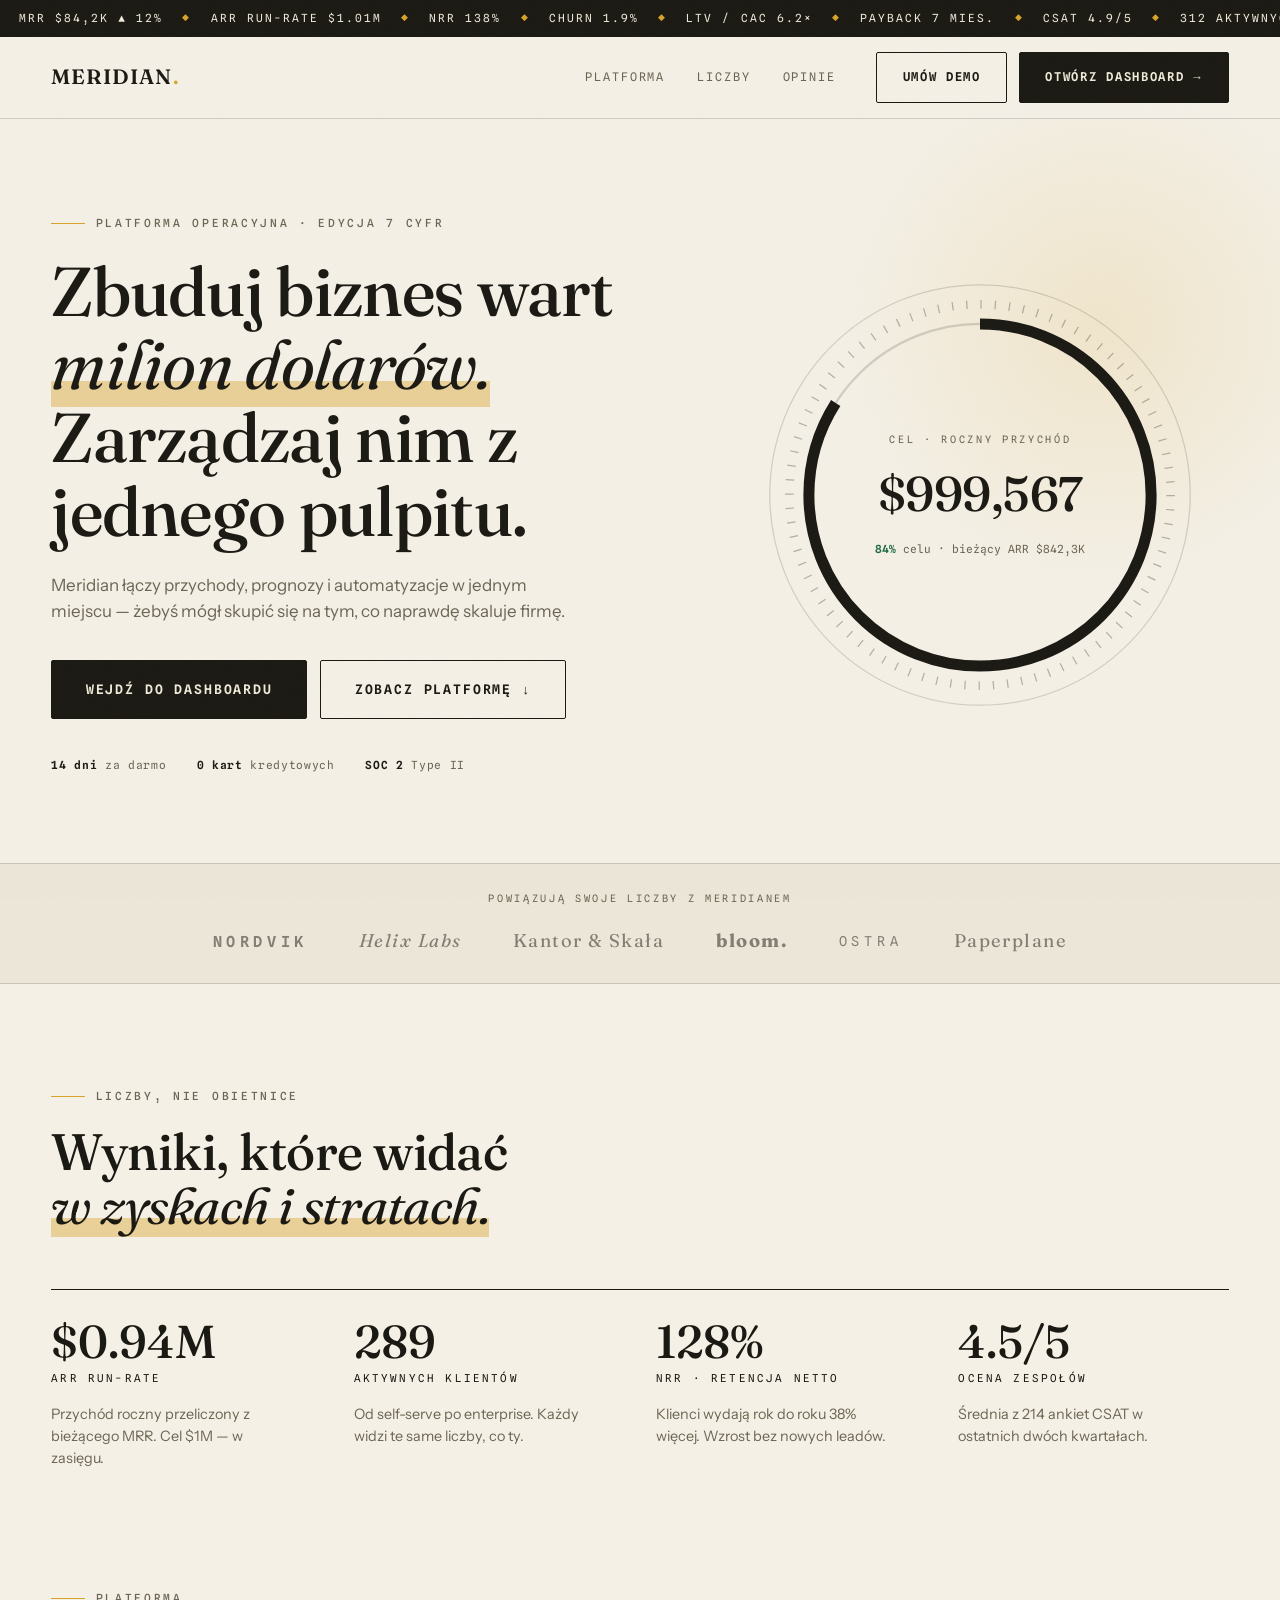
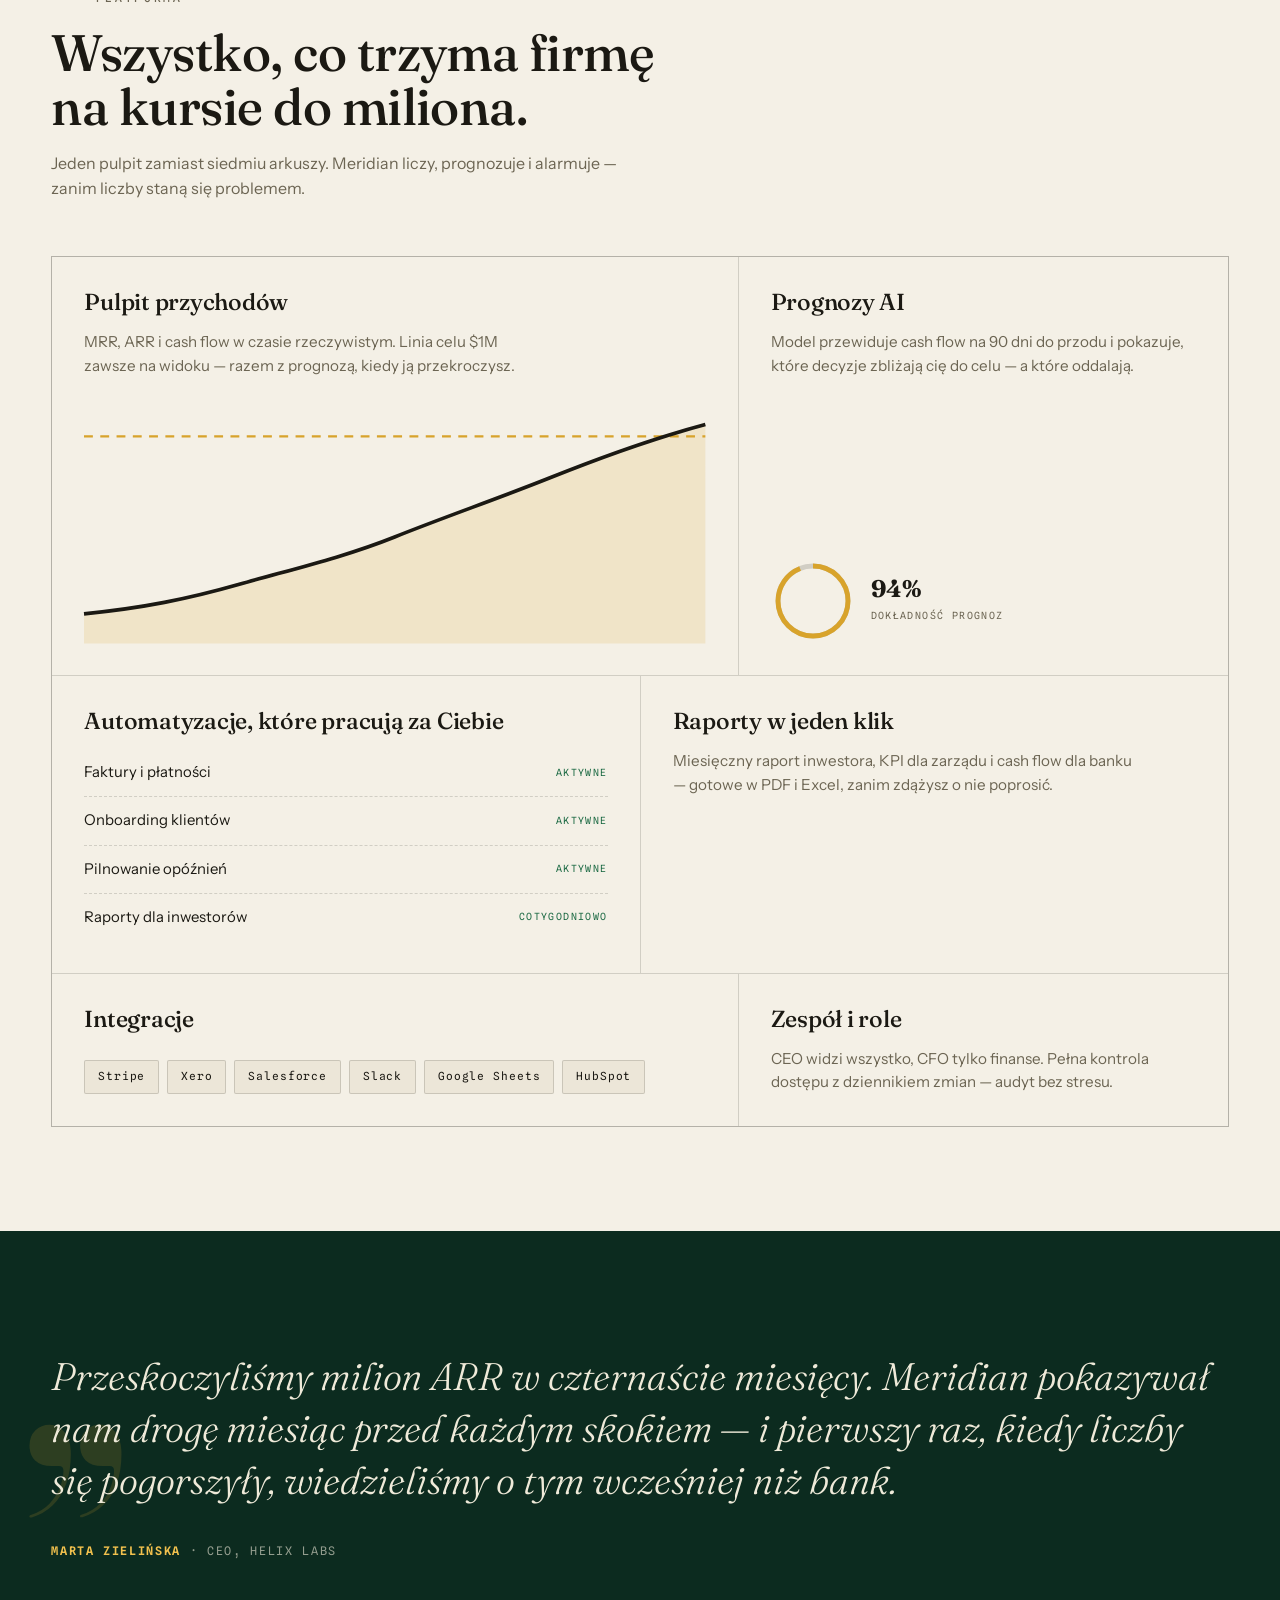
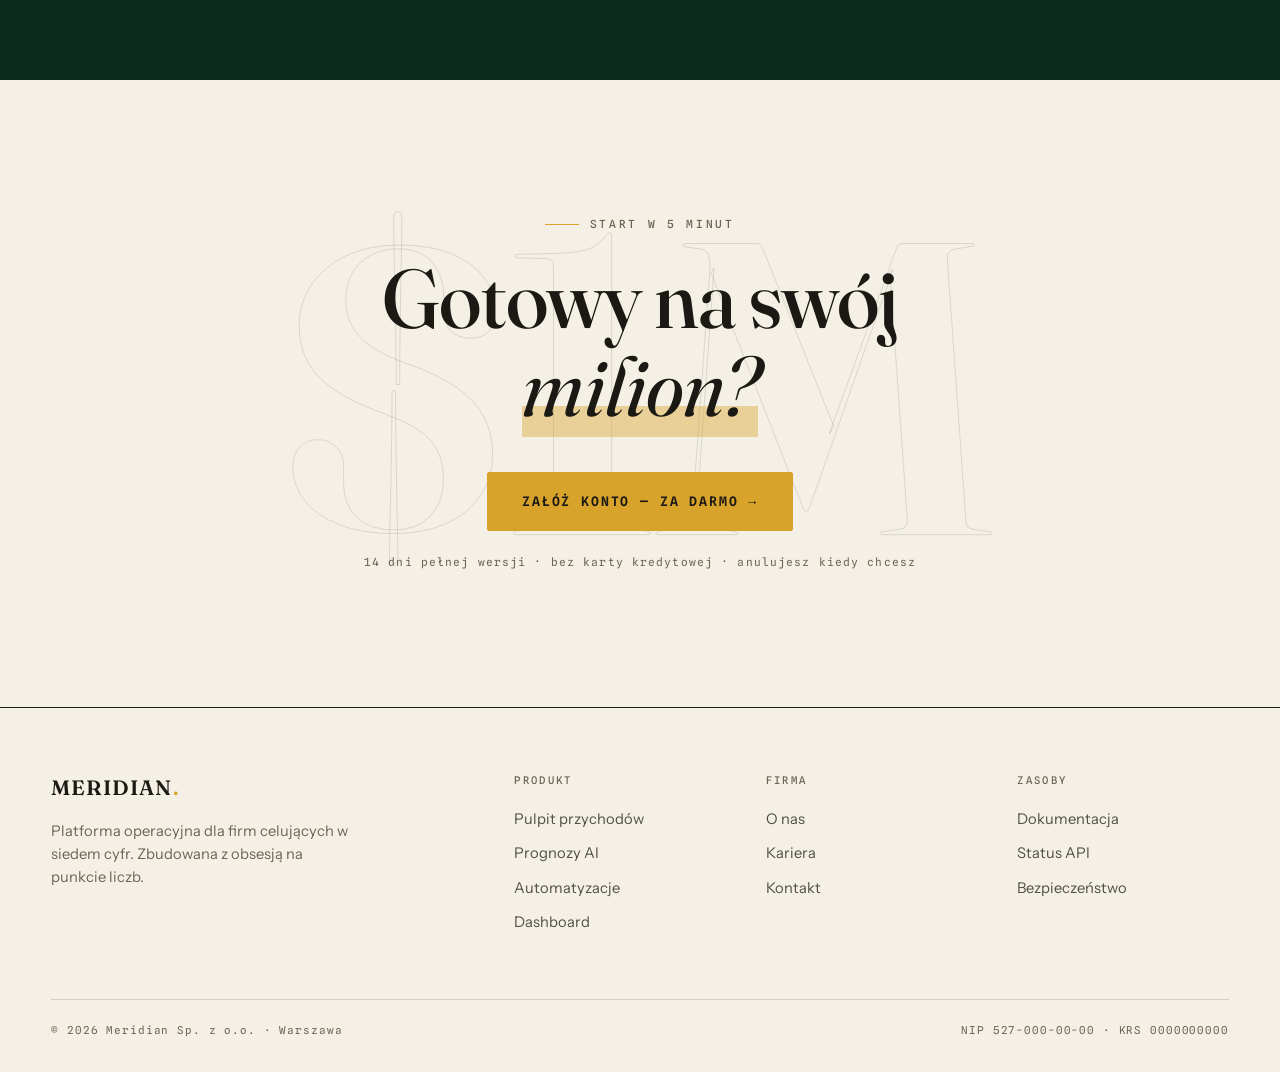
<file: index.html>
<!DOCTYPE html>
<html lang="pl">
<head>
  <meta charset="UTF-8" />
  <meta name="viewport" content="width=device-width, initial-scale=1.0" />
  <title>MERIDIAN — Platforma operacyjna dla biznesu wartego milion</title>
  <meta name="description" content="Meridian łączy przychody, prognozy i automatyzacje w jednym pulpicie. Zbuduj firmę wartą $1 000 000 i trzymaj ją na wodzy." />
  <link rel="preconnect" href="https://fonts.googleapis.com" />
  <link rel="preconnect" href="https://fonts.gstatic.com" crossorigin />
  <link href="https://fonts.googleapis.com/css2?family=Fraunces:ital,opsz,wght@0,9..144,300;0,9..144,400;0,9..144,500;0,9..144,600;1,9..144,300;1,9..144,400&family=Instrument+Sans:wght@400;500;600;700&family=Spline+Sans+Mono:wght@400;500;600&display=swap" rel="stylesheet" />
  <link rel="stylesheet" href="assets/css/base.css" />
  <link rel="stylesheet" href="assets/css/landing.css" />
</head>
<body>

  <!-- ══ ticker z metrykami ══ -->
  <div class="ticker" aria-hidden="true">
    <div class="ticker__track">
      <span>MRR $84,2K ▲ 12%</span><i>◆</i><span>ARR RUN-RATE $1.01M</span><i>◆</i><span>NRR 138%</span><i>◆</i><span>CHURN 1.9%</span><i>◆</i><span>LTV / CAC 6.2×</span><i>◆</i><span>PAYBACK 7 MIES.</span><i>◆</i><span>CSAT 4.9/5</span><i>◆</i><span>312 AKTYWNYCH KLIENTÓW</span><i>◆</i>
      <span>MRR $84,2K ▲ 12%</span><i>◆</i><span>ARR RUN-RATE $1.01M</span><i>◆</i><span>NRR 138%</span><i>◆</i><span>CHURN 1.9%</span><i>◆</i><span>LTV / CAC 6.2×</span><i>◆</i><span>PAYBACK 7 MIES.</span><i>◆</i><span>CSAT 4.9/5</span><i>◆</i><span>312 AKTYWNYCH KLIENTÓW</span><i>◆</i>
    </div>
  </div>

  <!-- ══ nawigacja ══ -->
  <header class="nav">
    <div class="nav__inner">
      <a class="brand" href="#top">MERIDIAN<span>.</span></a>
      <nav class="nav__links" id="navLinks">
        <a href="#platforma">Platforma</a>
        <a href="#liczby">Liczby</a>
        <a href="#opinie">Opinie</a>
      </nav>
      <div class="nav__actions">
        <a class="btn btn--ghost" href="#">Umów demo</a>
        <a class="btn btn--solid" href="dashboard.html">Otwórz dashboard →</a>
      </div>
      <button class="nav__burger" id="burger" aria-label="Menu"><span></span><span></span></button>
    </div>
  </header>

  <main id="top">
    <!-- ══ hero + gauge do miliona ══ -->
    <section class="hero">
      <div class="hero__inner">
        <div class="hero__copy" data-reveal>
          <p class="eyebrow">Platforma operacyjna · edycja 7 cyfr</p>
          <h1>Zbuduj biznes wart<br /><em>milion dolarów.</em><br />Zarządzaj nim z jednego pulpitu.</h1>
          <p class="hero__sub">Meridian łączy przychody, prognozy i automatyzacje w jednym miejscu — żebyś mógł skupić się na tym, co naprawdę skaluje firmę.</p>
          <div class="hero__cta">
            <a class="btn btn--solid btn--lg" href="dashboard.html">Wejdź do dashboardu</a>
            <a class="btn btn--ghost btn--lg" href="#platforma">Zobacz platformę ↓</a>
          </div>
          <ul class="hero__meta">
            <li><strong>14 dni</strong>&nbsp;za darmo</li>
            <li><strong>0 kart</strong>&nbsp;kredytowych</li>
            <li><strong>SOC 2</strong>&nbsp;Type II</li>
          </ul>
        </div>

        <div class="hero__gauge" data-reveal style="--d:.15s">
          <svg viewBox="0 0 360 360" role="img" aria-label="Postęp do celu: 84% miliona dolarów ARR">
            <circle class="gauge-ring" cx="180" cy="180" r="172" />
            <circle class="gauge-ticks" cx="180" cy="180" r="156" />
            <circle class="gauge-track" cx="180" cy="180" r="140" />
            <circle class="gauge-progress" id="gaugeArc" cx="180" cy="180" r="140" transform="rotate(-90 180 180)" />
          </svg>
          <div class="hero__gauge-center">
            <span class="gauge-label">Cel · roczny przychód</span>
            <strong id="gaugeNumber">$0</strong>
            <span class="gauge-sub"><b id="gaugePct">0%</b> celu · bieżący ARR $842,3K</span>
          </div>
        </div>
      </div>
    </section>

    <!-- ══ loga klientów ══ -->
    <section class="logos" data-reveal>
      <p>Powiązują swoje liczby z Meridianem</p>
      <ul>
        <li>NORDVIK</li><li>Helix Labs</li><li>Kantor &amp; Skała</li><li>bloom.</li><li>OSTRA</li><li>Paperplane</li>
      </ul>
    </section>

    <!-- ══ liczby ══ -->
    <section class="stats" id="liczby">
      <div class="wrap">
        <p class="eyebrow" data-reveal>Liczby, nie obietnice</p>
        <h2 data-reveal style="--d:.05s">Wyniki, które widać<br /><em>w zyskach i stratach.</em></h2>
      </div>
      <div class="wrap stats__grid">
        <div class="stat" data-reveal>
          <span class="stat__num"><span data-count="1.01" data-dec="2" data-prefix="$" data-suffix="M">$0</span></span>
          <span class="stat__label">ARR run-rate</span>
          <p class="stat__note">Przychód roczny przeliczony z bieżącego MRR. Cel $1M — w zasięgu.</p>
        </div>
        <div class="stat" data-reveal style="--d:.08s">
          <span class="stat__num"><span data-count="312">0</span></span>
          <span class="stat__label">Aktywnych klientów</span>
          <p class="stat__note">Od self-serve po enterprise. Każdy widzi te same liczby, co ty.</p>
        </div>
        <div class="stat" data-reveal style="--d:.16s">
          <span class="stat__num"><span data-count="138" data-suffix="%">0</span></span>
          <span class="stat__label">NRR · retencja netto</span>
          <p class="stat__note">Klienci wydają rok do roku 38% więcej. Wzrost bez nowych leadów.</p>
        </div>
        <div class="stat" data-reveal style="--d:.24s">
          <span class="stat__num"><span data-count="4.9" data-dec="1" data-suffix="/5">0</span></span>
          <span class="stat__label">Ocena zespołów</span>
          <p class="stat__note">Średnia z 214 ankiet CSAT w ostatnich dwóch kwartałach.</p>
        </div>
      </div>
    </section>

    <!-- ══ platforma / bento ══ -->
    <section class="features" id="platforma">
      <div class="wrap">
        <p class="eyebrow" data-reveal>Platforma</p>
        <h2 data-reveal style="--d:.05s">Wszystko, co trzyma firmę<br />na kursie do miliona.</h2>
        <p class="features__lead" data-reveal style="--d:.1s">Jeden pulpit zamiast siedmiu arkuszy. Meridian liczy, prognozuje i alarmuje — zanim liczby staną się problemem.</p>

        <div class="bento">
          <article class="bento__card bento--revenue" data-reveal>
            <h3>Pulpit przychodów</h3>
            <p>MRR, ARR i cash flow w czasie rzeczywistym. Linia celu $1M zawsze na widoku — razem z prognozą, kiedy ją przekroczysz.</p>
            <svg class="bento__chart" viewBox="0 0 420 170" preserveAspectRatio="none" aria-hidden="true">
              <line x1="0" y1="30" x2="420" y2="30" class="bc-goal" />
              <path class="bc-area" d="M0,150 C40,146 70,140 105,130 C140,120 175,112 210,98 C245,84 280,72 315,58 C350,44 390,30 420,22 L420,170 L0,170 Z" />
              <path class="bc-line" d="M0,150 C40,146 70,140 105,130 C140,120 175,112 210,98 C245,84 280,72 315,58 C350,44 390,30 420,22" />
            </svg>
          </article>

          <article class="bento__card bento--forecast" data-reveal style="--d:.06s">
            <h3>Prognozy AI</h3>
            <p>Model przewiduje cash flow na 90 dni do przodu i pokazuje, które decyzje zbliżają cię do celu — a które oddalają.</p>
            <div class="mini-gauge">
              <svg viewBox="0 0 120 120" aria-hidden="true">
                <circle cx="60" cy="60" r="50" class="mg-track" />
                <circle cx="60" cy="60" r="50" class="mg-fill" pathLength="100" transform="rotate(-90 60 60)" />
              </svg>
              <span><strong>94%</strong><small>dokładność prognoz</small></span>
            </div>
          </article>

          <article class="bento__card bento--auto" data-reveal style="--d:.1s">
            <h3>Automatyzacje, które pracują za Ciebie</h3>
            <ul class="auto-list">
              <li><span>Faktury i płatności</span><em>Aktywne</em></li>
              <li><span>Onboarding klientów</span><em>Aktywne</em></li>
              <li><span>Pilnowanie opóźnień</span><em>Aktywne</em></li>
              <li><span>Raporty dla inwestorów</span><em>Cotygodniowo</em></li>
            </ul>
          </article>

          <article class="bento__card bento--reports" data-reveal style="--d:.14s">
            <h3>Raporty w jeden klik</h3>
            <p>Miesięczny raport inwestora, KPI dla zarządu i cash flow dla banku — gotowe w PDF i Excel, zanim zdążysz o nie poprosić.</p>
          </article>

          <article class="bento__card bento--integr" data-reveal style="--d:.18s">
            <h3>Integracje</h3>
            <div class="chips">
              <span>Stripe</span><span>Xero</span><span>Salesforce</span><span>Slack</span><span>Google Sheets</span><span>HubSpot</span>
            </div>
          </article>

          <article class="bento__card bento--team" data-reveal style="--d:.22s">
            <h3>Zespół i role</h3>
            <p>CEO widzi wszystko, CFO tylko finanse. Pełna kontrola dostępu z dziennikiem zmian — audyt bez stresu.</p>
          </article>
        </div>
      </div>
    </section>

    <!-- ══ opinia ══ -->
    <section class="quote" id="opinie">
      <figure class="wrap" data-reveal>
        <blockquote>Przeskoczyliśmy milion ARR w czternaście miesięcy. Meridian pokazywał nam drogę miesiąc przed każdym skokiem — i pierwszy raz, kiedy liczby się pogorszyły, wiedzieliśmy o tym wcześniej niż bank.</blockquote>
        <figcaption><strong>Marta Zielińska</strong> · CEO, Helix Labs</figcaption>
      </figure>
    </section>

    <!-- ══ CTA ══ -->
    <section class="cta">
      <div class="wrap" data-reveal>
        <p class="eyebrow">Start w 5 minut</p>
        <h2>Gotowy na swój<br /><em>milion?</em></h2>
        <a class="btn btn--gold btn--lg" href="dashboard.html">Załóż konto — za darmo →</a>
        <p class="cta__note">14 dni pełnej wersji · bez karty kredytowej · anulujesz kiedy chcesz</p>
      </div>
    </section>
  </main>

  <!-- ══ stopka ══ -->
  <footer>
    <div class="wrap footer__grid">
      <div class="footer__brand">
        <a class="brand" href="#top">MERIDIAN<span>.</span></a>
        <p>Platforma operacyjna dla firm celujących w siedem cyfr. Zbudowana z obsesją na punkcie liczb.</p>
      </div>
      <nav><h4>Produkt</h4><ul><li><a href="#platforma">Pulpit przychodów</a></li><li><a href="#platforma">Prognozy AI</a></li><li><a href="#platforma">Automatyzacje</a></li><li><a href="dashboard.html">Dashboard</a></li></ul></nav>
      <nav><h4>Firma</h4><ul><li><a href="#">O nas</a></li><li><a href="#">Kariera</a></li><li><a href="#">Kontakt</a></li></ul></nav>
      <nav><h4>Zasoby</h4><ul><li><a href="#">Dokumentacja</a></li><li><a href="#">Status API</a></li><li><a href="#">Bezpieczeństwo</a></li></ul></nav>
    </div>
    <div class="wrap footer__bottom">
      <span>© 2026 Meridian Sp. z o.o. · Warszawa</span>
      <span>NIP 527-000-00-00 · KRS 0000000000</span>
    </div>
  </footer>


  <script src="assets/js/landing.js"></script>
</body>
</html>
</file>
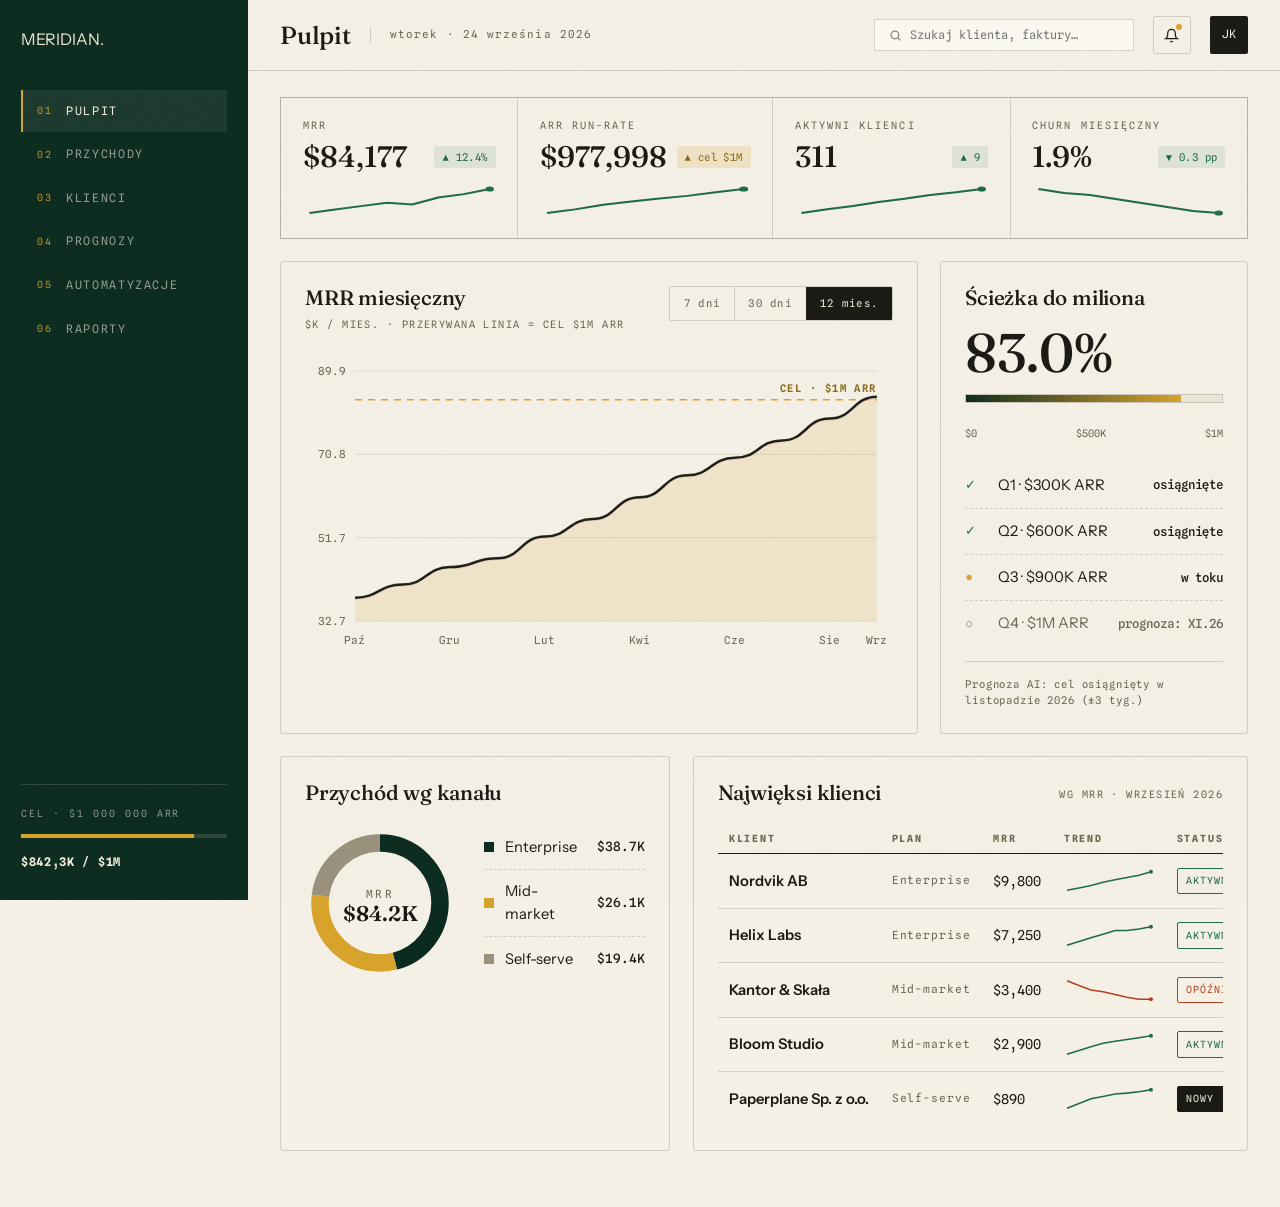
<file: dashboard.html>
<!DOCTYPE html>
<html lang="pl">
<head>
  <meta charset="UTF-8" />
  <meta name="viewport" content="width=device-width, initial-scale=1.0" />
  <title>MERIDIAN · Dashboard — Pulpit</title>
  <link rel="preconnect" href="https://fonts.googleapis.com" />
  <link rel="preconnect" href="https://fonts.gstatic.com" crossorigin />
  <link href="https://fonts.googleapis.com/css2?family=Fraunces:ital,opsz,wght@0,9..144,300;0,9..144,400;0,9..144,500;0,9..144,600&family=Instrument+Sans:wght@400;500;600;700&family=Spline+Sans+Mono:wght@400;500;600&display=swap" rel="stylesheet" />
  <link rel="stylesheet" href="assets/css/base.css" />
  <link rel="stylesheet" href="assets/css/dashboard.css" />
</head>
<body class="dash">

  <!-- ══ sidebar ══ -->
  <aside class="side">
    <a class="brand" href="index.html">MERIDIAN<span>.</span></a>
    <nav class="side__nav">
      <a href="#" class="active"><i>01</i>Pulpit</a>
      <a href="#"><i>02</i>Przychody</a>
      <a href="#"><i>03</i>Klienci</a>
      <a href="#"><i>04</i>Prognozy</a>
      <a href="#"><i>05</i>Automatyzacje</a>
      <a href="#"><i>06</i>Raporty</a>
    </nav>
    <div class="side__goal">
      <p>Cel · $1 000 000 ARR</p>
      <div class="side__bar"><span class="side__fill" id="sideFill"></span></div>
      <strong>$842,3K / $1M</strong>
    </div>
  </aside>

  <!-- ══ main ══ -->
  <div class="main">
    <header class="topbar">
      <span class="brand topbar__brand">MERIDIAN<span>.</span></span>
      <h1>Pulpit</h1>
      <span class="topbar__date">wtorek · 24 września 2026</span>
      <label class="search">
        <svg width="13" height="13" viewBox="0 0 24 24" fill="none" stroke="currentColor" stroke-width="2.5"><circle cx="11" cy="11" r="7"/><line x1="21" y1="21" x2="16.5" y2="16.5"/></svg>
        <input type="text" placeholder="Szukaj klienta, faktury…" aria-label="Szukaj" />
      </label>
      <button class="icon-btn" aria-label="Powiadomienia">
        <svg width="15" height="15" viewBox="0 0 24 24" fill="none" stroke="currentColor" stroke-width="2"><path d="M18 8a6 6 0 1 0-12 0c0 7-3 9-3 9h18s-3-2-3-9"/><path d="M13.7 21a2 2 0 0 1-3.4 0"/></svg>
      </button>
      <span class="avatar" title="Jan Kowalski · CEO">JK</span>
    </header>

    <div class="content">
      <!-- KPI -->
      <section class="kpis" aria-label="Kluczowe wskaźniki">
        <article class="kpi">
          <span class="kpi__label">MRR</span>
          <div class="kpi__row"><strong class="kpi__num" id="kpiMrr">$0</strong><span class="delta delta--up">▲ 12.4%</span></div>
          <svg class="spark" data-spark="mrr" aria-hidden="true"></svg>
        </article>
        <article class="kpi">
          <span class="kpi__label">ARR run-rate</span>
          <div class="kpi__row"><strong class="kpi__num" id="kpiArr">$0</strong><span class="delta delta--gold">▲ cel $1M</span></div>
          <svg class="spark" data-spark="arr" aria-hidden="true"></svg>
        </article>
        <article class="kpi">
          <span class="kpi__label">Aktywni klienci</span>
          <div class="kpi__row"><strong class="kpi__num" id="kpiClients">0</strong><span class="delta delta--up">▲ 9</span></div>
          <svg class="spark" data-spark="clients" aria-hidden="true"></svg>
        </article>
        <article class="kpi">
          <span class="kpi__label">Churn miesięczny</span>
          <div class="kpi__row"><strong class="kpi__num" id="kpiChurn">0%</strong><span class="delta delta--up">▼ 0.3 pp</span></div>
          <svg class="spark" data-spark="churn" aria-hidden="true"></svg>
        </article>
      </section>

      <!-- siatka główna -->
      <section class="grid-main">

        <article class="card span-8">
          <div class="card__head">
            <div>
              <h3 id="chartTitle">MRR miesięczny</h3>
              <p class="card__sub" id="chartUnit">$K / mies. · przerywana linia = cel $1M ARR</p>
            </div>
            <div class="periods" role="group" aria-label="Zakres czasu">
              <button data-period="7D">7 dni</button>
              <button data-period="30D">30 dni</button>
              <button data-period="12M" class="active">12 mies.</button>
            </div>
          </div>
          <div class="chart-wrap">
            <div id="chartSvg"></div>
            <div class="chart-tip" id="chartTip"></div>
          </div>
        </article>

        <article class="card span-4 goal-card">
          <div class="card__head"><h3>Ścieżka do miliona</h3></div>
          <strong class="goal__pct" id="goalPct">0%</strong>
          <div class="goal__bar"><span class="goal__fill" id="goalFill"></span></div>
          <div class="goal__scale"><span>$0</span><span>$500K</span><span>$1M</span></div>
          <ul class="milestones">
            <li class="ms-done"><span class="ms-mark">✓</span>Q1 · $300K ARR<b>osiągnięte</b></li>
            <li class="ms-done"><span class="ms-mark">✓</span>Q2 · $600K ARR<b>osiągnięte</b></li>
            <li class="ms-now"><span class="ms-mark">●</span>Q3 · $900K ARR<b>w toku</b></li>
            <li class="ms-next"><span class="ms-mark">○</span>Q4 · $1M ARR<b>prognoza: XI.26</b></li>
          </ul>
          <p class="goal__note">Prognoza AI: cel osiągnięty w listopadzie 2026 (±3 tyg.)</p>
        </article>

        <article class="card span-5">
          <div class="card__head"><h3>Przychód wg kanału</h3></div>
          <div class="donut-wrap">
            <svg id="donutSvg" viewBox="0 0 120 120" role="img" aria-label="Struktura przychodu: Enterprise 46%, Mid-market 31%, Self-serve 23%"></svg>
            <ul class="legend">
              <li><i style="background:#0C2B1F"></i>Enterprise<b>$38.7K</b></li>
              <li><i style="background:#D8A32B"></i>Mid-market<b>$26.1K</b></li>
              <li><i style="background:#9A917C"></i>Self-serve<b>$19.4K</b></li>
            </ul>
          </div>
        </article>

        <article class="card span-7">
          <div class="card__head"><h3>Najwięksi klienci</h3><p class="card__sub">wg MRR · wrzesień 2026</p></div>
          <div class="table-wrap">
            <table class="table">
              <thead><tr><th>Klient</th><th>Plan</th><th>MRR</th><th>Trend</th><th>Status</th></tr></thead>
              <tbody>
                <tr><td class="t-name">Nordvik AB</td><td class="t-plan">Enterprise</td><td class="t-mrr">$9,800</td><td><svg class="t-spark" data-spark="c1"></svg></td><td><span class="chip chip--ok">Aktywny</span></td></tr>
                <tr><td class="t-name">Helix Labs</td><td class="t-plan">Enterprise</td><td class="t-mrr">$7,250</td><td><svg class="t-spark" data-spark="c2"></svg></td><td><span class="chip chip--ok">Aktywny</span></td></tr>
                <tr><td class="t-name">Kantor &amp; Skała</td><td class="t-plan">Mid-market</td><td class="t-mrr">$3,400</td><td><svg class="t-spark" data-spark="c3" data-good="false"></svg></td><td><span class="chip chip--warn">Opóźnienie</span></td></tr>
                <tr><td class="t-name">Bloom Studio</td><td class="t-plan">Mid-market</td><td class="t-mrr">$2,900</td><td><svg class="t-spark" data-spark="c4"></svg></td><td><span class="chip chip--ok">Aktywny</span></td></tr>
                <tr><td class="t-name">Paperplane Sp. z o.o.</td><td class="t-plan">Self-serve</td><td class="t-mrr">$890</td><td><svg class="t-spark" data-spark="c5"></svg></td><td><span class="chip chip--new">Nowy</span></td></tr>
              </tbody>
            </table>
          </div>
        </article>

      </section>

    </div>
  </div>
  <script src="assets/js/dashboard.js"></script>
</body>
</html>
</file>
<file: assets/css/base.css>
/* ============================================================
   MERIDIAN · design system — wspólna baza
   Kierunek: edytorski "old money" — papier, atrament, sosna, złoto
   ============================================================ */
:root{
  --paper:#F4F0E6;
  --paper-2:#ECE6D8;
  --ink:#1B1913;
  --ink-soft:#6C6553;
  --line:rgba(27,25,19,.16);
  --pine:#0C2B1F;
  --pine-2:#14402E;
  --cream:#EFEAD9;
  --gold:#D8A32B;
  --gold-bright:#F2C14E;
  --up:#1E6B45;
  --down:#B3401F;

  --font-display:"Fraunces",Georgia,"Times New Roman",serif;
  --font-body:"Instrument Sans","Segoe UI",system-ui,sans-serif;
  --font-mono:"Spline Sans Mono","Cascadia Code",Consolas,monospace;

  --wrap:1240px;
}

*{margin:0;padding:0;box-sizing:border-box}
html{scroll-behavior:smooth}
body{
  font-family:var(--font-body);
  background:var(--paper);
  color:var(--ink);
  line-height:1.55;
  -webkit-font-smoothing:antialiased;
  overflow-x:hidden;
}

/* ziarno papieru */
body::after{
  content:"";position:fixed;inset:0;z-index:2000;pointer-events:none;opacity:.05;
  background-image:url("data:image/svg+xml,%3Csvg xmlns='http://www.w3.org/2000/svg' width='160' height='160'%3E%3Cfilter id='n'%3E%3CfeTurbulence type='fractalNoise' baseFrequency='.9' numOctaves='2'/%3E%3C/filter%3E%3Crect width='160' height='160' filter='url(%23n)' opacity='.55'/%3E%3C/svg%3E");
}

img,svg{display:block;max-width:100%}
a{color:inherit;text-decoration:none}
ul{list-style:none}
button{font:inherit;background:none;border:0;cursor:pointer;color:inherit}
::selection{background:var(--gold);color:var(--ink)}
:focus-visible{outline:2px solid var(--gold);outline-offset:3px}

.wrap{width:min(var(--wrap),92vw);margin-inline:auto}

h1,h2,h3,.display{font-family:var(--font-display);font-weight:500;line-height:1.06;letter-spacing:-.01em}
h1 em,h2 em{
  font-style:italic;font-weight:400;
  background-image:linear-gradient(transparent 70%,rgba(216,163,43,.42) 70%);
}

.mono{font-family:var(--font-mono)}
.eyebrow{
  display:flex;align-items:center;gap:.65rem;
  font-family:var(--font-mono);font-size:.7rem;font-weight:500;
  letter-spacing:.24em;text-transform:uppercase;color:var(--ink-soft);
}
.eyebrow::before{content:"";width:34px;height:1px;background:var(--gold)}

/* przyciski */
.btn{
  display:inline-flex;align-items:center;justify-content:center;gap:.5rem;
  font-family:var(--font-mono);font-size:.76rem;font-weight:600;
  letter-spacing:.14em;text-transform:uppercase;
  padding:.95rem 1.6rem;border:1px solid var(--ink);border-radius:2px;white-space:nowrap;
  transition:transform .18s ease,background .18s ease,color .18s ease,border-color .18s ease,box-shadow .18s ease;
}
.btn--solid{background:var(--ink);color:var(--cream)}
.btn--solid:hover{background:var(--pine);transform:translateY(-2px);box-shadow:0 12px 26px -14px rgba(27,25,19,.55)}
.btn--ghost{background:transparent;color:var(--ink)}
.btn--ghost:hover{background:var(--ink);color:var(--cream);transform:translateY(-2px)}
.btn--gold{background:var(--gold);border-color:var(--gold);color:var(--ink)}
.btn--gold:hover{background:var(--gold-bright);border-color:var(--gold-bright);transform:translateY(-2px);box-shadow:0 12px 26px -14px rgba(216,163,43,.5)}
.btn--lg{padding:1.15rem 2.1rem;font-size:.82rem}

/* reveal przy scrollu */
[data-reveal]{opacity:0;transform:translateY(26px);transition:opacity .8s cubic-bezier(.2,.7,.2,1),transform .8s cubic-bezier(.2,.7,.2,1);transition-delay:var(--d,0s)}
[data-reveal].in{opacity:1;transform:none}

@media (prefers-reduced-motion:reduce){
  html{scroll-behavior:auto}
  [data-reveal]{opacity:1;transform:none;transition:none}
  *,*::before,*::after{animation-duration:.001s!important;transition-duration:.001s!important}
}
</file>
<file: assets/css/landing.css>
/* ============ MERIDIAN · landing ============ */

/* ticker */
.ticker{background:var(--ink);color:var(--cream);overflow:hidden}
.ticker__track{display:flex;align-items:center;width:max-content;padding:.6rem 0;font-family:var(--font-mono);font-size:.7rem;letter-spacing:.18em;text-transform:uppercase;animation:ticker 38s linear infinite}
.ticker__track span{padding:0 1.2rem;white-space:nowrap}
.ticker__track i{color:var(--gold);font-style:normal;font-size:.55rem}
@keyframes ticker{to{transform:translateX(-50%)}}

/* nawigacja */
.nav{position:sticky;top:0;z-index:100;background:rgba(244,240,230,.88);backdrop-filter:blur(10px);border-bottom:1px solid var(--line)}
.nav__inner{width:min(var(--wrap),92vw);margin-inline:auto;display:flex;align-items:center;gap:2.5rem;padding:.95rem 0}
.brand{font-family:var(--font-display);font-weight:600;font-size:1.3rem;letter-spacing:.05em}
.brand span{color:var(--gold)}
.nav__links{display:flex;gap:2rem;margin-left:auto}
.nav__links a{position:relative;font-family:var(--font-mono);font-size:.74rem;letter-spacing:.16em;text-transform:uppercase;padding:.3rem 0;color:var(--ink-soft);transition:color .2s}
.nav__links a::after{content:"";position:absolute;left:0;bottom:0;width:100%;height:1px;background:var(--gold);transform:scaleX(0);transform-origin:right;transition:transform .3s cubic-bezier(.3,.7,.2,1)}
.nav__links a:hover{color:var(--ink)}
.nav__links a:hover::after{transform:scaleX(1);transform-origin:left}
.nav__actions{display:flex;gap:.7rem}
.nav__burger{display:none;margin-left:auto;width:40px;height:36px;flex-direction:column;justify-content:center;gap:5px;align-items:center}
.nav__burger span{width:22px;height:2px;background:var(--ink);transition:transform .25s,opacity .25s}

/* hero */
.hero{padding:6rem 0 5.5rem;position:relative}
.hero::before{content:"";position:absolute;top:-10%;right:-8%;width:44vw;height:44vw;background:radial-gradient(circle,rgba(216,163,43,.14),transparent 65%);pointer-events:none}
.hero__inner{width:min(var(--wrap),92vw);margin-inline:auto;display:grid;grid-template-columns:1.12fr .88fr;gap:3rem;align-items:center}
.hero h1{font-size:clamp(2.6rem,5.4vw,4.7rem);margin-top:1.4rem}
.hero__sub{color:var(--ink-soft);font-size:1.06rem;max-width:33rem;margin-top:1.5rem}
.hero__cta{display:flex;gap:.8rem;margin-top:2.2rem;flex-wrap:wrap}
.hero__meta{display:flex;gap:1.9rem;margin-top:2.4rem;font-family:var(--font-mono);font-size:.7rem;letter-spacing:.06em;color:var(--ink-soft)}
.hero__meta strong{color:var(--ink);font-weight:600}

/* gauge do miliona */
.hero__gauge{position:relative;width:min(440px,100%);aspect-ratio:1;margin-inline:auto}
.hero__gauge svg{width:100%;height:100%}
.gauge-ring{fill:none;stroke:var(--line);stroke-width:1}
.gauge-ticks{fill:none;stroke:rgba(27,25,19,.3);stroke-width:7;stroke-dasharray:1 10.67}
.gauge-track{fill:none;stroke:var(--line);stroke-width:2}
.gauge-progress{fill:none;stroke:var(--ink);stroke-width:9;stroke-dasharray:879.65;stroke-dashoffset:879.65}
.hero__gauge-center{position:absolute;inset:0;display:flex;flex-direction:column;align-items:center;justify-content:center;text-align:center;padding:1.5rem}
.gauge-label{font-family:var(--font-mono);font-size:.64rem;letter-spacing:.26em;text-transform:uppercase;color:var(--ink-soft)}
#gaugeNumber{font-family:var(--font-display);font-weight:500;font-size:clamp(2.4rem,3.8vw,3.4rem);margin-top:.5rem;font-variant-numeric:tabular-nums;letter-spacing:-.01em}
.gauge-sub{font-family:var(--font-mono);font-size:.7rem;color:var(--ink-soft);margin-top:.6rem}
.gauge-sub b{color:var(--up);font-weight:600}

/* loga */
.logos{border-block:1px solid var(--line);padding:1.7rem 0;background:var(--paper-2)}
.logos p{font-family:var(--font-mono);font-size:.64rem;letter-spacing:.26em;text-transform:uppercase;color:var(--ink-soft);text-align:center;margin-bottom:1.3rem}
.logos ul{display:flex;justify-content:center;align-items:center;gap:3.2rem;flex-wrap:wrap;width:min(var(--wrap),92vw);margin-inline:auto;font-family:var(--font-display)}
.logos li{opacity:.5;font-size:1.15rem;letter-spacing:.08em;transition:opacity .25s}
.logos li:hover{opacity:1}
.logos li:nth-child(1){font-weight:600;letter-spacing:.3em;font-family:var(--font-mono);font-size:.95rem}
.logos li:nth-child(2){font-style:italic}
.logos li:nth-child(4){font-weight:700}
.logos li:nth-child(5){text-transform:uppercase;letter-spacing:.35em;font-family:var(--font-mono);font-size:.85rem}

/* liczby */
.stats{padding:6.5rem 0 6rem}
.stats h2{font-size:clamp(2.1rem,4vw,3.3rem);margin-top:1.2rem;max-width:22ch}
.stats__grid{display:grid;grid-template-columns:repeat(4,1fr);gap:0 2rem;margin-top:3.5rem;border-top:1px solid var(--ink)}
.stat{padding:1.8rem 0 0;display:flex;flex-direction:column;gap:.4rem}
.stat__num{font-family:var(--font-display);font-weight:500;font-size:clamp(2.3rem,3.6vw,3.3rem);line-height:1;font-variant-numeric:tabular-nums}
.stat__label{font-family:var(--font-mono);font-size:.68rem;letter-spacing:.2em;text-transform:uppercase;color:var(--ink)}
.stat__note{color:var(--ink-soft);font-size:.9rem;margin-top:.5rem;max-width:24ch}

/* platforma — siatka bento */
.features{padding:1.5rem 0 6.5rem}
.features h2{font-size:clamp(2.1rem,4vw,3.3rem);margin-top:1.2rem;max-width:24ch}
.features__lead{color:var(--ink-soft);max-width:38rem;margin-top:1rem}
.bento{display:grid;grid-template-columns:repeat(12,1fr);gap:1px;background:var(--line);border:1px solid var(--line);margin-top:3.5rem}
.bento__card{background:var(--paper);padding:2rem;display:flex;flex-direction:column;gap:.9rem;transition:background .25s}
.bento__card:hover{background:#F8F4EA}
.bento__card h3{font-size:1.45rem;line-height:1.15}
.bento__card p{color:var(--ink-soft);font-size:.95rem;max-width:46ch}
.bento--revenue{grid-column:span 7}
.bento--forecast{grid-column:span 5}
.bento--auto{grid-column:span 6}
.bento--reports{grid-column:span 6}
.bento--integr{grid-column:span 7}
.bento--team{grid-column:span 5}

/* mini wykres w karcie przychodów */
.bento__chart{width:100%;height:auto;margin-top:auto;overflow:visible}
.bc-goal{stroke:var(--gold);stroke-width:1.5;stroke-dasharray:6 5}
.bc-area{fill:rgba(216,163,43,.16)}
.bc-line{fill:none;stroke:var(--ink);stroke-width:2.5}

/* mini gauge w karcie prognoz */
.mini-gauge{display:flex;align-items:center;gap:1rem;margin-top:auto}
.mini-gauge svg{width:84px;height:84px;flex-shrink:0}
.mg-track{fill:none;stroke:var(--line);stroke-width:7}
.mg-fill{fill:none;stroke:var(--gold);stroke-width:7;stroke-dasharray:94 6}
.mini-gauge strong{font-family:var(--font-display);font-size:1.5rem;display:block;line-height:1}
.mini-gauge small{font-family:var(--font-mono);font-size:.62rem;letter-spacing:.14em;text-transform:uppercase;color:var(--ink-soft)}

/* lista automatyzacji */
.auto-list{margin-top:auto;display:flex;flex-direction:column}
.auto-list li{display:flex;justify-content:space-between;align-items:center;padding:.75rem 0;border-bottom:1px dashed var(--line);font-size:.93rem}
.auto-list li:last-child{border-bottom:0}
.auto-list em{font-style:normal;font-family:var(--font-mono);font-size:.62rem;letter-spacing:.14em;text-transform:uppercase;color:var(--up)}

/* chipy integracji */
.chips{display:flex;flex-wrap:wrap;gap:.5rem;margin-top:auto}
.chips span{font-family:var(--font-mono);font-size:.7rem;letter-spacing:.08em;border:1px solid var(--line);padding:.45rem .8rem;border-radius:2px;background:var(--paper-2)}

/* opinia */
.quote{background:var(--pine);color:var(--cream);padding:7.5rem 0;position:relative;overflow:hidden}
.quote::before{content:"„";position:absolute;top:-6rem;left:1rem;font-family:var(--font-display);font-size:24rem;line-height:1;color:rgba(216,163,43,.16);pointer-events:none}
.quote blockquote{font-family:var(--font-display);font-style:italic;font-weight:300;font-size:clamp(1.6rem,3vw,2.5rem);line-height:1.35;max-width:58ch;position:relative}
.quote figcaption{margin-top:2.2rem;font-family:var(--font-mono);font-size:.74rem;letter-spacing:.14em;text-transform:uppercase;color:rgba(239,234,217,.6)}
.quote figcaption strong{color:var(--gold-bright);font-weight:600}

/* CTA */
.cta{padding:8.5rem 0;text-align:center;position:relative;overflow:hidden}
.cta::before{content:"$1M";position:absolute;top:50%;left:50%;transform:translate(-50%,-52%);font-family:var(--font-display);font-weight:600;font-size:min(34vw,26rem);line-height:1;color:transparent;-webkit-text-stroke:1px rgba(27,25,19,.12);pointer-events:none;white-space:nowrap}
.cta .eyebrow{justify-content:center}
.cta h2{font-size:clamp(2.8rem,6.5vw,5.4rem);margin-top:1.3rem;position:relative}
.cta .btn{margin-top:2.6rem;position:relative}
.cta__note{margin-top:1.4rem;font-family:var(--font-mono);font-size:.7rem;letter-spacing:.1em;color:var(--ink-soft);position:relative}

/* stopka */
footer{border-top:1px solid var(--ink);padding:4rem 0 2rem;background:var(--paper)}
.footer__grid{display:grid;grid-template-columns:2fr 1fr 1fr 1fr;gap:2.5rem}
.footer__brand p{color:var(--ink-soft);font-size:.92rem;margin-top:1rem;max-width:30ch}
footer h4{font-family:var(--font-mono);font-size:.66rem;letter-spacing:.22em;text-transform:uppercase;color:var(--ink-soft);margin-bottom:1.1rem;font-weight:500}
footer nav ul li{margin-bottom:.6rem}
footer nav a{font-size:.92rem;color:var(--ink);opacity:.75;transition:opacity .2s}
footer nav a:hover{opacity:1;text-decoration:underline;text-underline-offset:3px}
.footer__bottom{display:flex;justify-content:space-between;gap:1rem;border-top:1px solid var(--line);margin-top:3.5rem;padding-top:1.4rem;font-family:var(--font-mono);font-size:.68rem;letter-spacing:.08em;color:var(--ink-soft);flex-wrap:wrap}

/* responsywność */
@media (max-width:1020px){
  .hero__inner{grid-template-columns:1fr;gap:4rem}
  .hero__gauge{width:min(360px,85%)}
  .stats__grid{grid-template-columns:repeat(2,1fr);row-gap:2.5rem}
  .bento--revenue,.bento--forecast,.bento--auto,.bento--reports,.bento--integr,.bento--team{grid-column:span 6}
  .footer__grid{grid-template-columns:1fr 1fr;row-gap:2.5rem}
}
@media (max-width:700px){
  .nav__links{display:none;position:absolute;top:100%;left:0;right:0;background:var(--paper);border-bottom:1px solid var(--line);flex-direction:column;padding:1.2rem 4vw;gap:1.1rem}
  body.nav-open .nav__links{display:flex}
  .nav__burger{display:flex}
  .nav__actions .btn--ghost{display:none}
  .bento__card{grid-column:span 12 !important}
  .stats__grid{grid-template-columns:1fr}
  .hero{padding-top:4rem}
  .quote::before{font-size:12rem}
}
</file>
<file: assets/css/dashboard.css>
/* ============ MERIDIAN · dashboard ============ */
body.dash{display:flex;min-height:100vh}

/* sidebar */
.side{width:248px;flex-shrink:0;background:var(--pine);color:var(--cream);position:sticky;top:0;height:100vh;display:flex;flex-direction:column;padding:1.7rem 1.3rem;z-index:60}
.side .brand{color:var(--cream);display:inline-block;margin-bottom:2.4rem}
.side__nav{display:flex;flex-direction:column;gap:.15rem}
.side__nav a{display:flex;align-items:center;gap:.85rem;padding:.72rem .9rem;font-family:var(--font-mono);font-size:.73rem;letter-spacing:.14em;text-transform:uppercase;color:rgba(239,234,217,.6);border-left:2px solid transparent;transition:color .2s,background .2s,border-color .2s}
.side__nav a i{font-style:normal;font-size:.62rem;color:var(--gold);opacity:.85}
.side__nav a:hover{color:var(--cream);background:rgba(239,234,217,.05)}
.side__nav a.active{color:var(--cream);border-left-color:var(--gold);background:rgba(239,234,217,.07)}
.side__goal{margin-top:auto;border-top:1px solid rgba(239,234,217,.16);padding-top:1.3rem}
.side__goal p{font-family:var(--font-mono);font-size:.62rem;letter-spacing:.2em;text-transform:uppercase;color:rgba(239,234,217,.55)}
.side__bar{height:4px;background:rgba(239,234,217,.14);margin:.8rem 0 .6rem;overflow:hidden}
.side__fill{display:block;height:100%;width:0;background:var(--gold);transition:width 1.8s cubic-bezier(.3,.7,.2,1) .5s}
.side__goal strong{font-family:var(--font-mono);font-size:.74rem;letter-spacing:.06em;color:var(--cream)}

/* topbar */
.main{flex:1;min-width:0;display:flex;flex-direction:column;background:var(--paper)}
.topbar{display:flex;align-items:center;gap:1.2rem;padding:1rem 2rem;border-bottom:1px solid var(--line);position:sticky;top:0;z-index:50;background:rgba(244,240,230,.92);backdrop-filter:blur(8px)}
.topbar h1{font-size:1.55rem}
.topbar__brand{display:none}
.topbar__date{font-family:var(--font-mono);font-size:.68rem;letter-spacing:.1em;color:var(--ink-soft);border-left:1px solid var(--line);padding-left:1.2rem}
.search{margin-left:auto;display:flex;align-items:center;gap:.5rem;border:1px solid var(--line);background:#FBF8F0;padding:.5rem .9rem;width:min(260px,32vw)}
.search input{border:0;background:none;outline:none;font-family:var(--font-mono);font-size:.74rem;color:var(--ink);width:100%}
.search svg{opacity:.5;flex-shrink:0}
.icon-btn{position:relative;width:38px;height:38px;display:grid;place-items:center;border:1px solid var(--line);border-radius:2px;background:none}
.icon-btn:hover{background:var(--paper-2)}
.icon-btn::after{content:"";position:absolute;top:7px;right:8px;width:6px;height:6px;border-radius:50%;background:var(--gold)}
.avatar{width:38px;height:38px;background:var(--ink);color:var(--cream);display:grid;place-items:center;font-family:var(--font-mono);font-size:.72rem;border-radius:2px}

/* content */
.content{padding:1.6rem 2rem 3.5rem;display:flex;flex-direction:column;gap:1.4rem;width:100%}

/* KPI */
.kpis{display:grid;grid-template-columns:repeat(4,1fr);gap:1px;background:var(--line);border:1px solid var(--line)}
.kpi{background:var(--paper);padding:1.25rem 1.35rem;display:flex;flex-direction:column;gap:.55rem}
.kpi__label{font-family:var(--font-mono);font-size:.64rem;letter-spacing:.2em;text-transform:uppercase;color:var(--ink-soft)}
.kpi__row{display:flex;align-items:center;justify-content:space-between;gap:.6rem}
.kpi__num{font-family:var(--font-display);font-weight:500;font-size:1.85rem;line-height:1;font-variant-numeric:tabular-nums}
.delta{font-family:var(--font-mono);font-size:.66rem;letter-spacing:.04em;padding:.2rem .5rem;border-radius:2px;white-space:nowrap}
.delta--up{color:var(--up);background:rgba(30,107,69,.1)}
.delta--gold{color:#8A6A14;background:rgba(216,163,43,.18)}
.spark{width:100%;height:34px;margin-top:.2rem}

/* siatka główna */
.grid-main{display:grid;grid-template-columns:repeat(12,1fr);gap:1.4rem}
.card{background:var(--paper);border:1px solid var(--line);padding:1.5rem;display:flex;flex-direction:column;gap:.9rem;border-radius:3px}
.span-8{grid-column:span 8}.span-7{grid-column:span 7}.span-5{grid-column:span 5}.span-4{grid-column:span 4}
.card__head{display:flex;align-items:flex-start;justify-content:space-between;gap:1rem;flex-wrap:wrap}
.card h3{font-size:1.3rem;line-height:1.2}
.card__sub{font-family:var(--font-mono);font-size:.64rem;letter-spacing:.14em;text-transform:uppercase;color:var(--ink-soft);margin-top:.35rem}

/* przyciski zakresu */
.periods{display:flex;border:1px solid var(--line);border-radius:2px;overflow:hidden}
.periods button{font-family:var(--font-mono);font-size:.66rem;letter-spacing:.12em;padding:.5rem .85rem;color:var(--ink-soft);transition:background .2s,color .2s}
.periods button + button{border-left:1px solid var(--line)}
.periods button:hover{color:var(--ink)}
.periods button.active{background:var(--ink);color:var(--cream)}

/* wykres główny */
.chart-wrap{position:relative;height:300px;margin-top:.4rem}
#chartSvg,#mainSvg{width:100%;height:100%}
.cg-grid{stroke:rgba(27,25,19,.1);stroke-width:1}
.cg-tick{font-family:var(--font-mono);font-size:11px;fill:var(--ink-soft)}
.cg-goal{stroke:var(--gold);stroke-width:1.5;stroke-dasharray:7 6}
.cg-goallabel{font-family:var(--font-mono);font-size:10.5px;letter-spacing:.14em;fill:#8A6A14;font-weight:600}
.cg-area{fill:rgba(216,163,43,.15);opacity:0;animation:cgFade .9s ease .55s forwards}
@keyframes cgFade{to{opacity:1}}
.cg-line{fill:none;stroke:var(--ink);stroke-width:2.5}
.cg-dot{fill:var(--gold);stroke:var(--ink);stroke-width:1.5}
.chart-tip{position:absolute;transform:translate(-50%,-135%);background:var(--ink);color:var(--cream);font-family:var(--font-mono);font-size:.7rem;padding:.45rem .65rem;border-radius:2px;white-space:nowrap;opacity:0;pointer-events:none;transition:opacity .15s;z-index:5}
.chart-tip.on{opacity:1}
.chart-tip b{color:var(--gold-bright);font-weight:600}

/* karta celu */
.goal__pct{font-family:var(--font-display);font-weight:500;font-size:3.4rem;line-height:1;font-variant-numeric:tabular-nums}
.goal__bar{height:9px;background:var(--paper-2);border:1px solid var(--line);position:relative;overflow:hidden}
.goal__fill{display:block;position:absolute;top:0;left:0;bottom:0;width:0;background:linear-gradient(90deg,var(--pine) 0%,var(--gold) 100%)}
.goal__scale{display:flex;justify-content:space-between;font-family:var(--font-mono);font-size:.64rem;color:var(--ink-soft);margin-top:.5rem}
.milestones{margin-top:.4rem;display:flex;flex-direction:column}
.milestones li{display:flex;align-items:center;gap:.8rem;padding:.7rem 0;border-bottom:1px dashed var(--line);font-size:.92rem}
.milestones li:last-child{border-bottom:0}
.ms-mark{font-family:var(--font-mono);width:20px;flex-shrink:0;font-size:.8rem}
.ms-done .ms-mark{color:var(--up)}
.ms-now .ms-mark{color:var(--gold)}
.ms-next{color:var(--ink-soft)}
.milestones li b{margin-left:auto;font-family:var(--font-mono);font-weight:500;font-size:.78rem}
.goal__note{font-family:var(--font-mono);font-size:.66rem;letter-spacing:.08em;color:var(--ink-soft);border-top:1px solid var(--line);padding-top:.9rem;margin-top:auto}

/* donut */
.donut-wrap{display:flex;align-items:center;gap:1.8rem;margin-top:.3rem}
#donutSvg{width:150px;height:150px;flex-shrink:0}
.dn-seg{fill:none;stroke-width:14}
.dn-center{font-family:var(--font-mono);font-size:9px;letter-spacing:.2em;fill:var(--ink-soft)}
.dn-value{font-family:var(--font-display);font-size:17px;font-weight:600;fill:var(--ink)}
.legend{flex:1;display:flex;flex-direction:column}
.legend li{display:flex;align-items:center;gap:.7rem;padding:.65rem 0;border-bottom:1px dashed var(--line);font-size:.92rem}
.legend li:last-child{border-bottom:0}
.legend i{width:10px;height:10px;flex-shrink:0}
.legend b{margin-left:auto;font-family:var(--font-mono);font-weight:500;font-size:.8rem}

/* tabela klientów */
.table-wrap{overflow-x:auto;margin-top:.2rem}
table.table{width:100%;border-collapse:collapse;font-size:.92rem;min-width:560px}
.table th{font-family:var(--font-mono);font-size:.62rem;letter-spacing:.18em;text-transform:uppercase;color:var(--ink-soft);text-align:left;padding:.45rem .7rem;border-bottom:1px solid var(--ink)}
.table td{padding:.85rem .7rem;border-bottom:1px solid var(--line)}
.table tr:last-child td{border-bottom:0}
.table tbody tr:hover td{background:rgba(27,25,19,.035)}
.t-name{font-weight:600}
.t-plan{font-family:var(--font-mono);font-size:.7rem;letter-spacing:.08em;color:var(--ink-soft)}
.t-mrr{font-family:var(--font-mono);font-size:.85rem;font-variant-numeric:tabular-nums}
.t-spark{width:90px;height:26px}
.chip{display:inline-block;font-family:var(--font-mono);font-size:.62rem;letter-spacing:.1em;text-transform:uppercase;padding:.28rem .55rem;border-radius:2px;border:1px solid currentColor}
.chip--ok{color:var(--up)}
.chip--warn{color:var(--down)}
.chip--new{background:var(--ink);border-color:var(--ink);color:var(--cream)}

/* responsywność */
@media (max-width:1200px){
  .span-8,.span-7{grid-column:span 12}
  .span-5,.span-4{grid-column:span 6}
}
@media (max-width:900px){
  .side{display:none}
  .topbar__brand{display:inline-block;margin-right:.4rem}
  .kpis{grid-template-columns:repeat(2,1fr)}
  .topbar__date{display:none}
}
@media (max-width:640px){
  .span-5,.span-4{grid-column:span 12}
  .content{padding:1.2rem 1rem 2.5rem}
  .search{display:none}
  .donut-wrap{flex-direction:column;align-items:flex-start}
}
</file>
